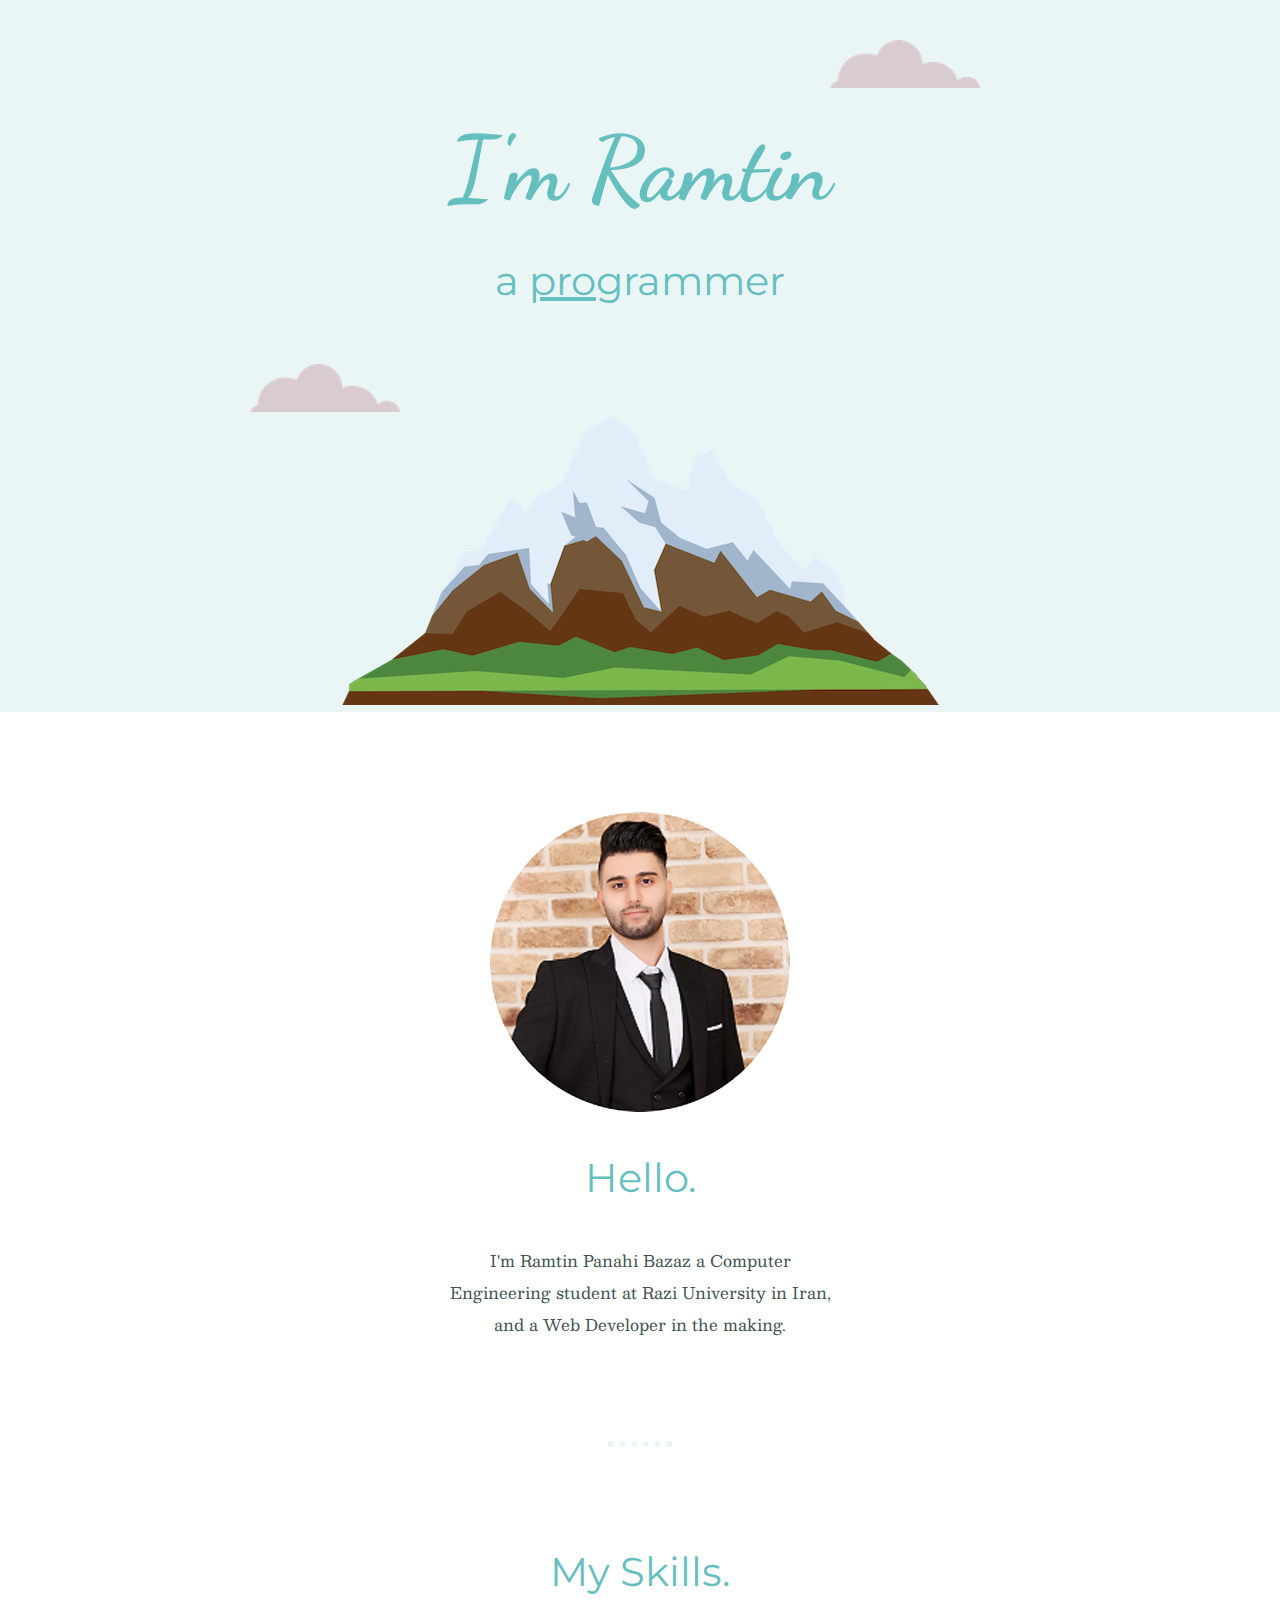
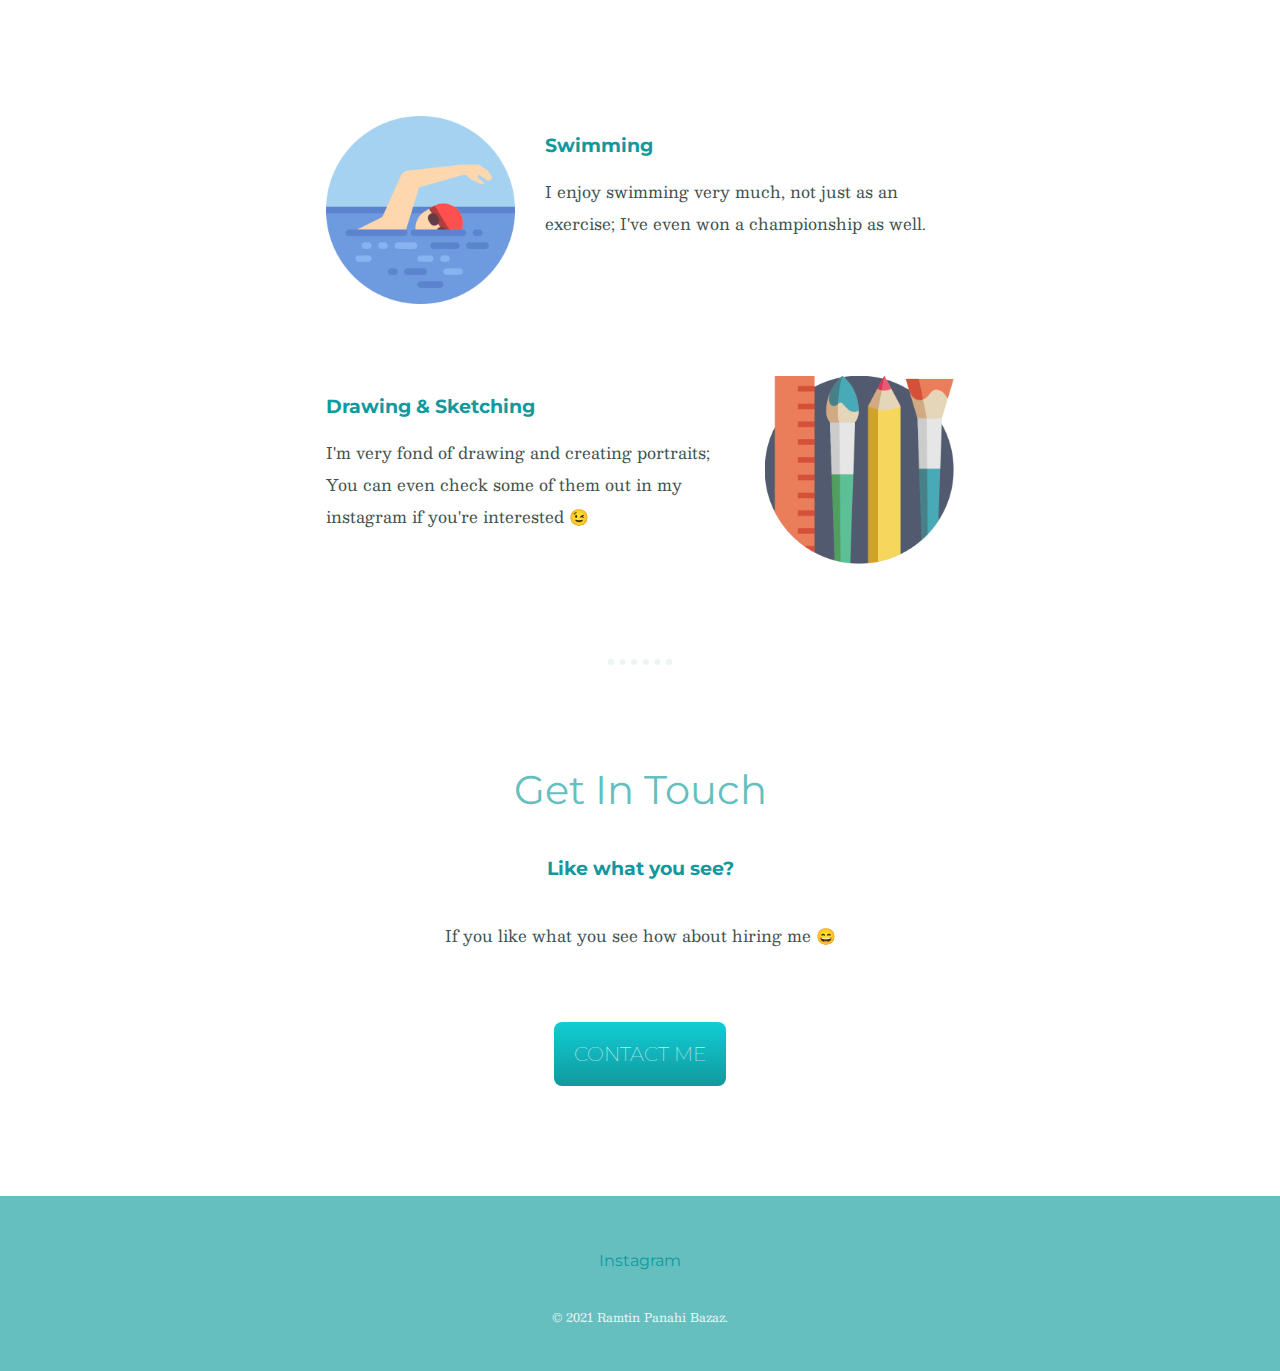
<file: index.html>
<!DOCTYPE html>
<html lang="en" dir="ltr">

<head>
  <meta charset="utf-8">
  <title>Ramtin Panahi Bazaz</title>
  <link rel="stylesheet" href="css/styles.css">
  <link rel="preconnect" href="https://fonts.googleapis.com">
  <link rel="preconnect" href="https://fonts.gstatic.com" crossorigin>
  <link href="https://fonts.googleapis.com/css2?family=Besley&family=Dancing+Script&family=Montserrat:wght@300&display=swap" rel="stylesheet">
  <link rel="icon" href="R.ico">
</head>

<body>
  <div class="T-div">
    <img class="top-cloud" src="Images/cloud.png" alt="cloud-img">
    <h1>I'm Ramtin</h1>
    <h2>a <span class="pro">pro</span>grammer</h2>
    <img class="bottom-cloud" src="Images/cloud.png" alt="cloud-img">
    <img src="Images/mountain.png" alt="mountain-img">
  </div>
  <div class="middle-container">
    <div class="profile">
      <img src="Images/ramtin.png" alt="profile-img">
      <h2>Hello.</h2>
      <p class="intro">I'm Ramtin Panahi Bazaz a Computer Engineering student at Razi University in Iran, and a Web Developer in the making.</p>
    </div>
    <hr>
    <div class="skills">
      <h2>My Skills.</h2>
      <div class="skill-row">
        <img class="swimming" src="Images/swimming.png" alt="swimming-img">
        <h3>Swimming</h3>
        <p>I enjoy swimming very much, not just as an exercise; I've even won a championship as well.</p>
      </div>
      <div class="skill-row">
        <img class="drawing" src="Images/Drawing-Tools.png" alt="drawing-img">
        <h3>Drawing & Sketching</h3>
        <p>I'm very fond of drawing and creating portraits; You can even check some of them out in my instagram if you're interested 😉</p>
      </div>
    </div>
    <hr>
    <div class="contact-me">
      <h2>Get In Touch</h2>
      <h3>Like what you see?</h3>
      <p class="contact-massage">If you like what you see how about hiring me 😄</p>
      <a class="btn" href="mailto:ramtin.panahibazaz@gmail.com">CONTACT ME</a>
    </div>
  </div>


  <div class="bottom-container">
    <a class="footer-link" href="https://www.instagram.com/ramtin_pb">Instagram</a>
    <p class="copyright">© 2021 Ramtin Panahi Bazaz.</p>
  </div>


</body>

</html>
</file>
<file: css/styles.css>
body {
  color: #40514E;
  margin: 0;
  text-align: center;
  font-family: 'Besley', serif;
}

h1 {
  font-size: 5.625rem;
  margin: 50px auto 0 auto;
  font-family: 'Dancing Script', cursive;
  color: #66BFBF;
}

h2 {
  font-family: 'Montserrat', sans-serif;
  font-size: 2.5rem;
  color: #66BFBF;
  font-weight: normal;
  padding-bottom: 10px;
}

h3 {
  font-family: 'Montserrat', sans-serif;
  color: #11999E;
}

p {
  line-height: 2;
}

hr {
  border: dotted #EAF6F6 6px;
  border-bottom: 0;
  width: 4%;
  margin: 100px auto;
}
a {
  color: #11999e;
  font-family: 'Montserrat', sans-serif;
  margin: 10px 20px;
  text-decoration: none;
}
a:hover {
  color: #EAF6F6;
}
.pro {
  text-decoration: underline;
}

.intro {
  width: 30%;
  margin: auto;
}
.copyright {
  color: #EAF6F6;
  font-size: 0.75rem;
  padding: 20px 0;
}
.contact-massage {
  width: 40%;
  margin: 40px auto 60px;
}

.T-div {
  background-color: #EAF6F6;
  position: relative;
  padding-top: 65px;
}

.skills {
  margin: 100px auto;
  width: 70%;
}

.skill-row {
  margin: 100px auto;
  width: 70%;
  text-align: left;
  padding-top: 10px;
  padding-bottom: 10px;
}

.swimming {
  width: 30%;
  float: left;
  margin-right: 30px;
}

.drawing {
  width: 30%;
  float: right;
  margin-left: 30px;
}

.middle-container {
  margin: 100px 0;
}

.bottom-container {
  background-color: #66BFBF;
  padding: 50px 0 10px;
}

.footer-link {
  color: #11999E;
}

.top-cloud {
  position: absolute;
  right: 300px;
  top: 40px;
}

.bottom-cloud {
  position: absolute;
  left: 250px;
  bottom: 300px;
}

.btn {
  background: #11CDD4;
  background-image: -webkit-linear-gradient(top, #11CDD4, #11999E);
  background-image: -moz-linear-gradient(top, #11CDD4, #11999E);
  background-image: -ms-linear-gradient(top, #11CDD4, #11999E);
  background-image: -o-linear-gradient(top, #11CDD4, #11999E);
  background-image: -webkit-gradient(to bottom, #11CDD4, #11999E);
  -webkit-border-radius: 8px;
  -moz-border-radius: 8px;
  border-radius: 8px;
  color: #FFFFFF;
  font-family: 'Montserrat', sans-serif;
  font-size: 20px;
  font-weight: 100;
  padding: 20px;
  text-decoration: none;
  display: inline-block;
  cursor: pointer;
  text-align: center;
}

.btn:hover {
  border: solid #FFFFFF 1px;
  background: #30E3CB;
  background-image: -webkit-linear-gradient(top, #30E3CB, #2BC4AD);
  background-image: -moz-linear-gradient(top, #30E3CB, #2BC4AD);
  background-image: -ms-linear-gradient(top, #30E3CB, #2BC4AD);
  background-image: -o-linear-gradient(top, #30E3CB, #2BC4AD);
  background-image: -webkit-gradient(to bottom, #30E3CB, #2BC4AD);
  -webkit-border-radius: 8px;
  -moz-border-radius: 8px;
  border-radius: 8px;
  text-decoration: none;
}
</file>
